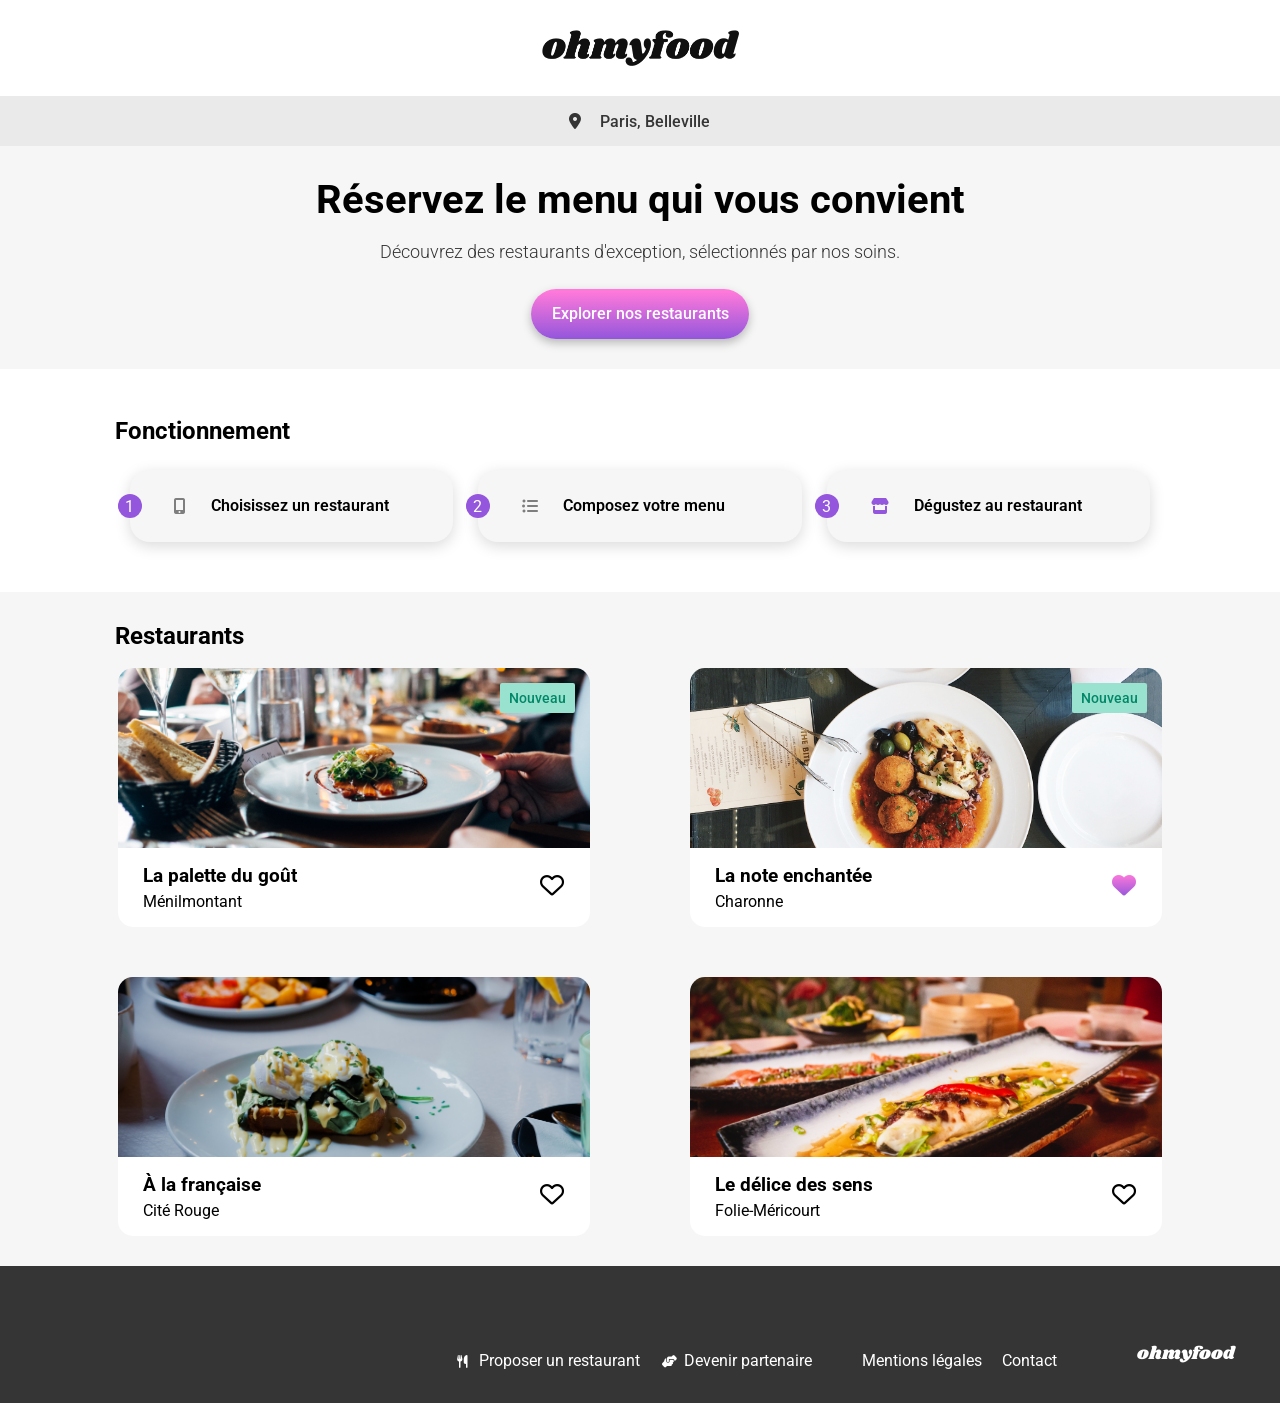
<file: index.html>
<!DOCTYPE html>
<html lang="fr">
<head>
   <meta charset="UTF-8">
   <meta name="viewport" content="width=device-width, initial-scale=1.0">
   <title>OhMyFood</title>
   <link rel="preconnect" href="https://fonts.googleapis.com">
   <link rel="preconnect" href="https://fonts.gstatic.com" crossorigin>
   <link href="https://fonts.googleapis.com/css2?family=Inter:ital,opsz,wght@0,14..32,100..900;1,14..32,100..900&family=Roboto:ital,wght@0,100..900;1,100..900&display=swap" rel="stylesheet">
   <link rel="stylesheet" href="https://cdnjs.cloudflare.com/ajax/libs/font-awesome/6.7.2/css/all.min.css" integrity="sha512-Evv84Mr4kqVGRNSgIGL/F/aIDqQb7xQ2vcrdIwxfjThSH8CSR7PBEakCr51Ck+w+/U6swU2Im1vVX0SVk9ABhg==" crossorigin="anonymous" referrerpolicy="no-referrer">
      <link rel="preconnect" href="https://fonts.googleapis.com">
   <link rel="preconnect" href="https://fonts.gstatic.com" crossorigin>
   <link href="https://fonts.googleapis.com/css2?family=Inter:ital,opsz,wght@0,14..32,100..900;1,14..32,100..900&family=Roboto:ital,wght@0,100..900;1,100..900&family=Shrikhand&display=swap" rel="stylesheet">
   <base href="https://karhn.github.io/P3/">
   <link rel="stylesheet" href="./assets/styles/pagedaccueil.min.css">
</head>

<body>
   <div class="loader-container">
      <div class="loader">
         <i class="fa-solid fa-mobile-screen-button"></i>
         <i class="fa-solid fa-list-ul icon"></i>
         <i class="fa-solid fa-store"></i>
      </div>
   </div>
   <div class="main-container">
      <header>
         <div class="header-nav">
            <div class="header-logo">
               <img src="./assets/images/logo/ohmyfood.png" alt="Logo de la marque OhMyFood" class="logo">
            </div>
            <div class="city-input">
               <label for="city"> <i class="fa-solid fa-location-dot map-pin"></i> </label> 
               <input type="text" name="city" id="city" placeholder="Paris, Belleville">
            </div>
         </div>
      </header>
      <main>
         <section class="exploration-restaurant">
            <div class="headline">
               <h1 class="headline-title"> Réservez le menu qui vous convient </h1>
               <p class="headline-text"> Découvrez des restaurants d'exception, sélectionnés par nos soins. </p>
               <a href="#restaurant" class="btn"> Explorer nos restaurants </a>
            </div>
         </section>

         <section class="section-fonctionnement">
            <div class="test-2">
            <h2 class="fonctionnement-title"> Fonctionnement </h2>
            <div class="fonctionnement">
               <div class="filtre-fonctionnement">
                  <div class="circle-fonctionnement">
                     <div class="number-fonctionnement">
                        <p> 1 </p>
                     </div>
                  </div>
                  <i class="fa-solid fa-mobile-screen-button icon"></i>
                  <div class="text-fonctionnement">
                     <p> Choisissez un restaurant </p>
                  </div>
               </div>
               <div class="filtre-fonctionnement">
                  <div class="circle-fonctionnement">
                     <div class="number-fonctionnement">
                        <p> 2 </p>
                     </div>
                  </div>
                  <i class="fa-solid fa-list-ul icon"></i>
                  <div class="text-fonctionnement">
                     <p> Composez votre menu </p>
                  </div>
               </div>
               <div class="filtre-fonctionnement">
                  <div class="circle-fonctionnement">
                     <div class="number-fonctionnement">
                        <p> 3 </p>
                     </div>
                  </div>
                  <i class="fa-solid fa-store icon-color"></i>
                  <div class="text-fonctionnement">
                     <p> Dégustez au restaurant </p>
                  </div>
               </div>
            </div>
            </div>
         </section>
         <section class="restaurants">
            <div class="test">
               <h2 class="restaurant-title" id="restaurant"> Restaurants </h2>
               <div class="restaurants-cards">

                  <article class="card">
                     <a href="restaurants/LaPaletteDuGout.html">
                        <div class="nouveau-badge">
                        <p> Nouveau </p>
                        </div>
                        <img src="./assets/images/restaurants/jay-wennington-N_Y88TWmGwA-unsplash.jpg" alt="Restaurant La Palette du goût">
                        <div class="card-footer">
                           <div class="card-text">
                              <h3 class="card-title"> La palette du goût </h3>
                              <p class="card-subtitle"> Ménilmontant </p>
                           </div>
                        </div>
                     </a>
                        <div class="card-saving">
                           <input type="checkbox" id="heart-saving-1" class="heart-checkbox">
                           <label for="heart-saving-1" class="heart-label">
                              <i class="fa-regular fa-heart empty-heart"></i>
                              <i class="fa-solid fa-heart full-heart"></i>
                           </label>
                        </div>
                  </article>

                  <article class="card">
                     <a href="restaurants/LaNoteEnchantee.html">
                        <div class="nouveau-badge">
                        <p> Nouveau </p>
                        </div>
                        <img src="./assets/images/restaurants/stil-u2Lp8tXIcjw-unsplash.jpg" alt="Restaurant La note enchantée">
                        <div class="card-footer">
                           <div class="card-text">
                              <h3 class="card-title"> La note enchantée </h3>
                              <p class="card-subtitle"> Charonne </p>
                           </div>
                        </div>
                     </a>
                        <div class="card-saving">
                           <input type="checkbox" id="heart-saving-2" class="heart-checkbox" checked>
                           <label for="heart-saving-2" class="heart-label">
                              <i class="fa-regular fa-heart empty-heart"></i>
                              <i class="fa-solid fa-heart full-heart"></i>
                           </label>
                        </div>
                  </article>

                  <article class="card">
                     <a href="restaurants/ALaFrançaise.html">
                        <img src="./assets/images/restaurants/toa-heftiba-DQKerTsQwi0-unsplash.jpg" alt="Restaurant À la française">
                        <div class="card-footer">
                           <div class="card-text">
                              <h3 class="card-title"> À la française </h3>
                              <p class="card-subtitle"> Cité Rouge </p>
                           </div>
                        </div>
                     </a>
                        <div class="card-saving">
                           <input type="checkbox" id="heart-saving-3" class="heart-checkbox">
                           <label for="heart-saving-3" class="heart-label">
                              <i class="fa-regular fa-heart empty-heart"></i>
                              <i class="fa-solid fa-heart full-heart"></i>
                           </label>
                        </div>
                  </article>

                  <article class="card">
                     <a href="restaurants/LeDeliceDesSens.html">
                        <img src="./assets/images/restaurants/louis-hansel-shotsoflouis-qNBGVyOCY8Q-unsplash.jpg" alt="Restaurant Le délice des sens">
                        <div class="card-footer">
                           <div class="card-text">
                              <h3 class="card-title"> Le délice des sens </h3>
                              <p class="card-subtitle"> Folie-Méricourt</p>
                           </div>
                        </div>
                     </a>
                        <div class="card-saving">
                           <input type="checkbox" id="heart-saving-4" class="heart-checkbox">
                           <label for="heart-saving-4" class="heart-label">
                              <i class="fa-regular fa-heart empty-heart"></i>
                              <i class="fa-solid fa-heart full-heart"></i>
                           </label>
                        </div>
                  </article>
                  
               </div>
            </div>
         </section>
      </main>
      <footer class="footer">
         <div class="footer-container">
            <h3 class="footer-title">ohmyfood</h3>
            <div class="footer-links">
               <ul class="footer-groupe">
                  <li> <i class="fa-solid fa-utensils icon-footer"></i> Proposer un restaurant </li>
                  <li> <i class="fa-solid fa-handshake-angle icon-footer"></i> Devenir partenaire </li>
                  <li class="footer-mention"> Mentions légales </li>
                  <li> <a href="mailto:ohmyfood@goodfood.fr"> Contact </a> </li> 
               </ul>
            </div>
         </div>
      </footer>
   </div>
</body>

</html>
</file>
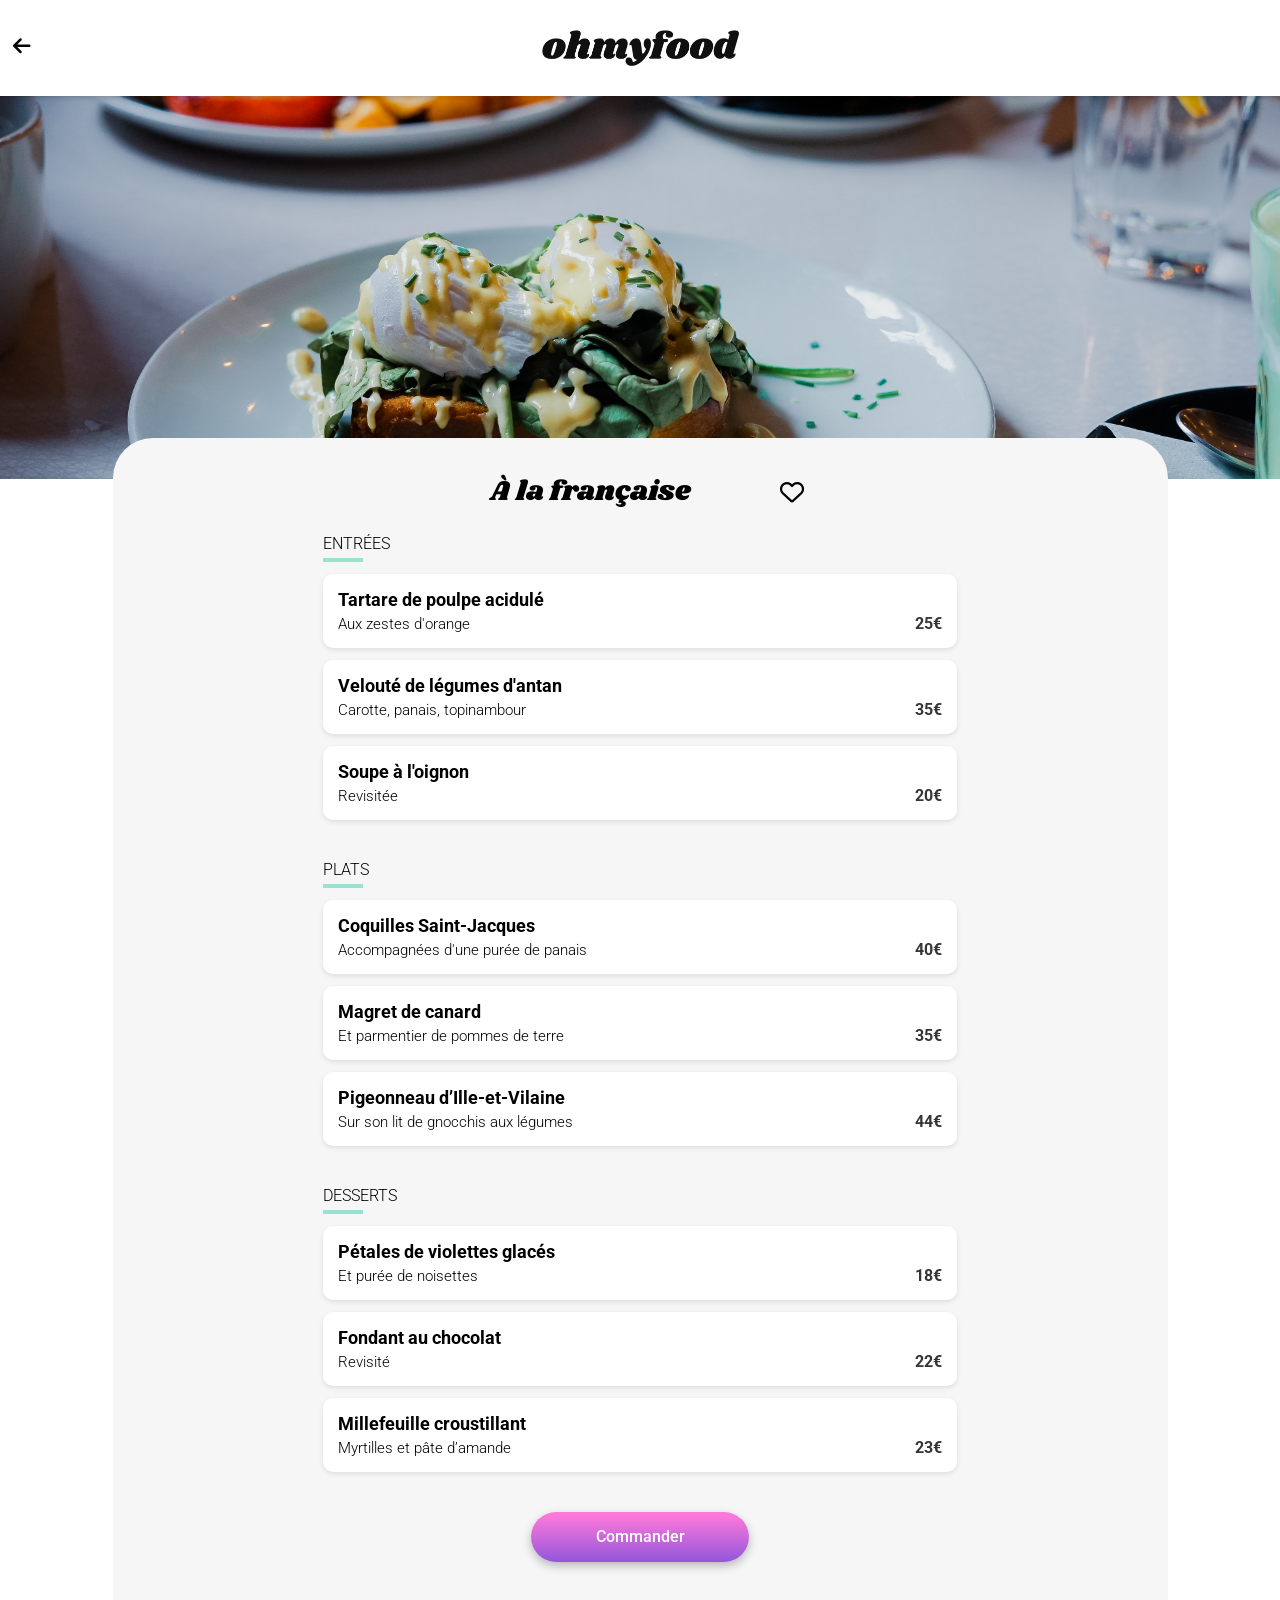
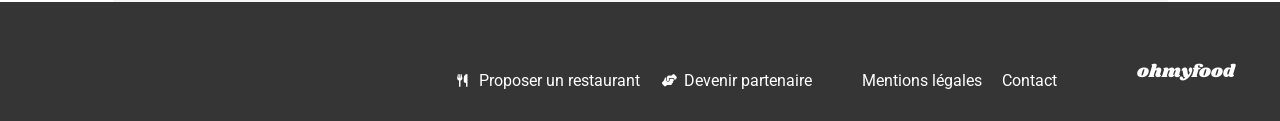
<file: restaurants/ALaFrançaise.html>
<!DOCTYPE html>
<html lang="fr">
<head>
   <meta charset="UTF-8">
   <meta name="viewport" content="width=device-width, initial-scale=1.0">
   <title>OhMyFood - À la française</title>
   <link rel="preconnect" href="https://fonts.googleapis.com">
   <link rel="preconnect" href="https://fonts.gstatic.com" crossorigin>
   <link href="https://fonts.googleapis.com/css2?family=Inter:ital,opsz,wght@0,14..32,100..900;1,14..32,100..900&family=Roboto:ital,wght@0,100..900;1,100..900&display=swap" rel="stylesheet">
   <link rel="stylesheet" href="https://cdnjs.cloudflare.com/ajax/libs/font-awesome/6.7.2/css/all.min.css" integrity="sha512-Evv84Mr4kqVGRNSgIGL/F/aIDqQb7xQ2vcrdIwxfjThSH8CSR7PBEakCr51Ck+w+/U6swU2Im1vVX0SVk9ABhg==" crossorigin="anonymous" referrerpolicy="no-referrer">
      <link rel="preconnect" href="https://fonts.googleapis.com">
   <link rel="preconnect" href="https://fonts.gstatic.com" crossorigin>
   <link href="https://fonts.googleapis.com/css2?family=Inter:ital,opsz,wght@0,14..32,100..900;1,14..32,100..900&family=Roboto:ital,wght@0,100..900;1,100..900&family=Shrikhand&display=swap" rel="stylesheet">
   <link rel="stylesheet"  href="https://karhn.github.io/P3/assets/styles/restaurants.min.css">
</head>

<body>
    <div class="main-container">
        <header>
           <div class="header-nav">
               <a href="https://karhn.github.io/P3/index.html" class="back-button">
                  <i class="fa-solid fa-arrow-left"></i>
               </a>
               <div class="header-logo-restaurants-page">
                 <img src="https://karhn.github.io/P3/assets/images/logo/ohmyfood.png" alt="Logo de la marque OhMyFood" class="logo">
               </div>
           </div>
        </header>
        <main>
            <div class="hero-image">
               <img src="https://karhn.github.io/P3/assets/images/restaurants/toa-heftiba-DQKerTsQwi0-unsplash.jpg" alt="Restaurant À la française" class="logo-restaurant">
            </div>
         
         <section class="menu-container">
            <header class="menu-header">
               <h1 class="title-menu"> À la française </h1> 
               <div class="card-saving">
                  <input type="checkbox" id="heart-saving" class="heart-checkbox">
                  <label for="heart-saving" class="heart-label">
                     <i class="fa-regular fa-heart empty-heart"></i>
                     <i class="fa-solid fa-heart full-heart"></i>
                  </label>
               </div>
            </header>
            
            <section class="section-menu">

               <h2 class="section-menu-title"> ENTRÉES </h2>
               <hr>
   
               <article class="menu-item">
                  <input type="checkbox" class="toggle">
                  <div class="menu-content">
                     <div class="menu-text">
                        <h3> Tartare de poulpe acidulé </h3>
                        <p> Aux zestes d'orange </p>
                     </div>
                     <div class="menu-price"> 25€ </div>
                  </div>
                  <div class="check-container">
                     <i class="fa-solid fa-circle-check icon-check"></i>
                  </div>
               </article>

               <article class="menu-item">
                  <input type="checkbox" class="toggle">
                  <div class="menu-content">
                     <div class="menu-text">
                        <h3> Velouté de légumes d'antan </h3>
                        <p> Carotte, panais, topinambour </p>
                     </div>
                     <div class="menu-price"> 35€ </div>
                  </div>
                  <div class="check-container">
                     <i class="fa-solid fa-circle-check icon-check"></i>
                  </div>
               </article>

               <article class="menu-item">
                  <input type="checkbox" class="toggle">
                  <div class="menu-content">
                     <div class="menu-text">
                        <h3> Soupe à l'oignon </h3>
                        <p> Revisitée </p>
                     </div>
                     <div class="menu-price"> 20€ </div>
                  </div>
                  <div class="check-container">
                     <i class="fa-solid fa-circle-check icon-check"></i>
                  </div>
               </article>

            </section>

            <section class="section-menu">

               <h2 class="section-menu-title"> PLATS </h2>
               <hr>

               <article class="menu-item">
                  <input type="checkbox" class="toggle">
                  <div class="menu-content">
                     <div class="menu-text">
                        <h3> Coquilles Saint-Jacques </h3>
                        <p> Accompagnées d'une purée de panais </p>
                     </div>
                     <div class="menu-price"> 40€ </div>
                  </div>
                  <div class="check-container">
                     <i class="fa-solid fa-circle-check icon-check"></i>
                  </div>
               </article>

               <article class="menu-item">
                  <input type="checkbox" class="toggle">
                  <div class="menu-content">
                     <div class="menu-text">
                        <h3> Magret de canard </h3>
                        <p> Et parmentier de pommes de terre </p>
                     </div>
                     <div class="menu-price"> 35€ </div>
                  </div>
                  <div class="check-container">
                     <i class="fa-solid fa-circle-check icon-check"></i>
                  </div>
               </article>

               <article class="menu-item">
                  <input type="checkbox" class="toggle">
                  <div class="menu-content">
                     <div class="menu-text">
                        <h3> Pigeonneau d’Ille-et-Vilaine </h3>
                        <p> Sur son lit de gnocchis aux légumes </p>
                     </div>
                     <div class="menu-price"> 44€ </div>
                  </div>
                  <div class="check-container">
                     <i class="fa-solid fa-circle-check icon-check"></i>
                  </div>
               </article>

            </section>

            <section class="section-menu">

               <h2 class="section-menu-title"> DESSERTS </h2>
               <hr>

               <article class="menu-item">
                  <input type="checkbox" class="toggle">
                  <div class="menu-content">
                     <div class="menu-text">
                        <h3> Pétales de violettes glacés </h3>
                        <p> Et purée de noisettes </p>
                     </div>
                     <div class="menu-price"> 18€ </div>
                  </div>
                  <div class="check-container">
                     <i class="fa-solid fa-circle-check icon-check"></i>
                  </div>
               </article>

               <article class="menu-item">
                  <input type="checkbox" class="toggle">
                  <div class="menu-content">
                     <div class="menu-text">
                        <h3> Fondant au chocolat </h3>
                        <p> Revisité </p>
                     </div>
                     <div class="menu-price"> 22€ </div>
                  </div>
                  <div class="check-container">
                     <i class="fa-solid fa-circle-check icon-check"></i>
                  </div>
               </article>

               <article class="menu-item">
                  <input type="checkbox" class="toggle">
                  <div class="menu-content">
                     <div class="menu-text">
                        <h3> Millefeuille croustillant </h3>
                        <p> Myrtilles et pâte d’amande </p>
                     </div>
                     <div class="menu-price"> 23€ </div>
                  </div>
                  <div class="check-container">
                     <i class="fa-solid fa-circle-check icon-check"></i>
                  </div>
               </article>

            </section>

            <div class="btn-container">
               <button class="btn"> Commander </button>
            </div>

         </section>

         </main>
         <footer class="footer">
         <div class="footer-container">
            <h3 class="footer-title">ohmyfood</h3>
            <div class="footer-links">
               <ul class="footer-groupe">
                  <li> <i class="fa-solid fa-utensils icon-footer"></i> Proposer un restaurant </li>
                  <li> <i class="fa-solid fa-handshake-angle icon-footer"></i> Devenir partenaire </li>
                  <li class="footer-mention"> Mentions légales </li>
                  <li> <a href="mailto:ohmyfood@goodfood.fr"> Contact </a> </li> 
               </ul>
            </div>
         </div>
      </footer>
    </div>
</body>
</file>
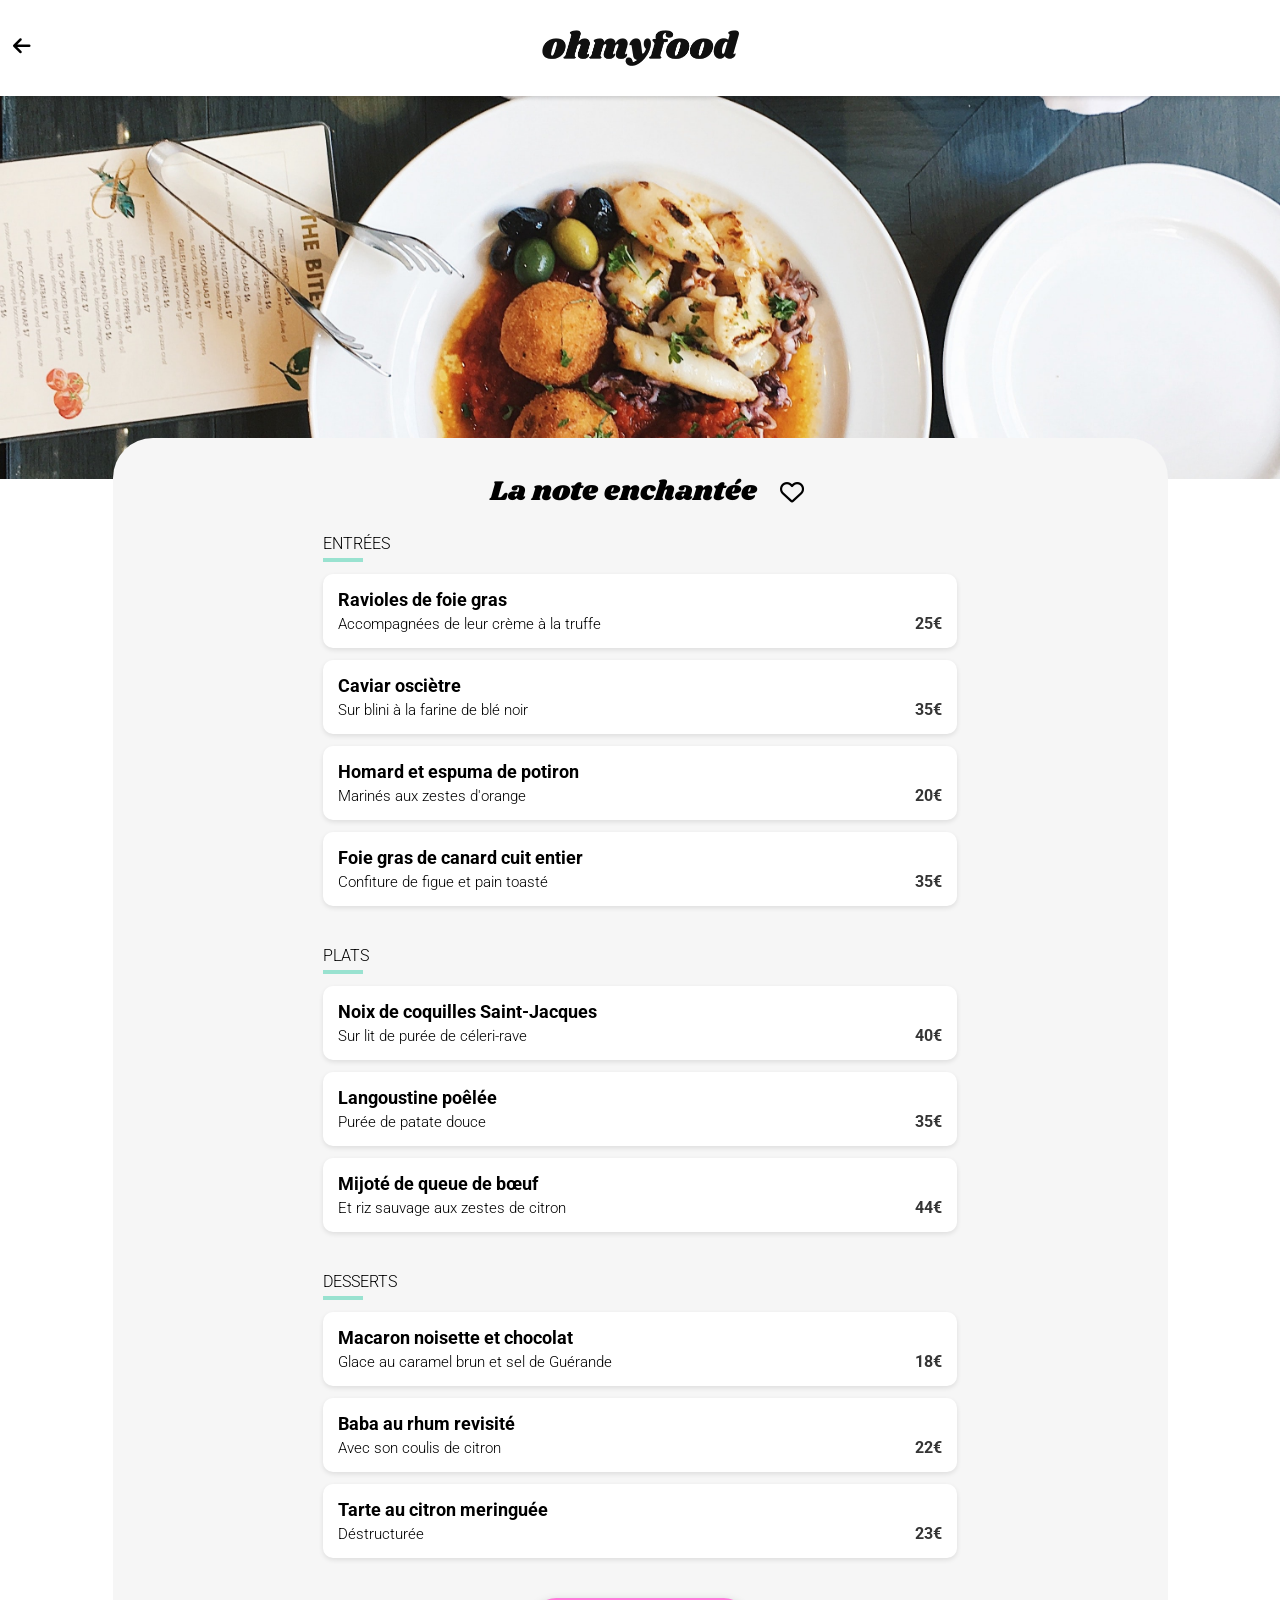
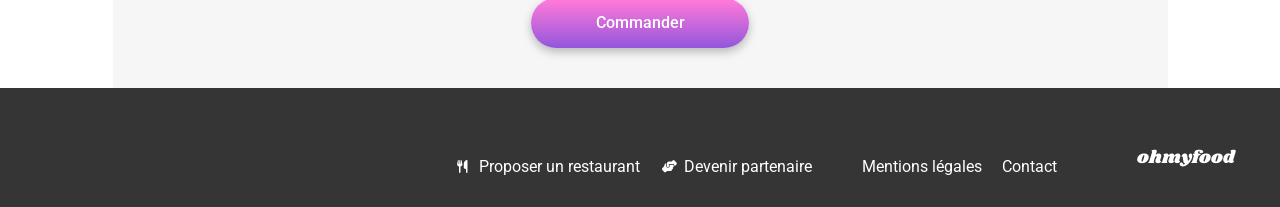
<file: restaurants/LaNoteEnchantee.html>
<!DOCTYPE html>
<html lang="fr">
<head>
   <meta charset="UTF-8">
   <meta name="viewport" content="width=device-width, initial-scale=1.0">
   <title>OhMyFood - La note enchantée</title>
   <link rel="preconnect" href="https://fonts.googleapis.com">
   <link rel="preconnect" href="https://fonts.gstatic.com" crossorigin>
   <link href="https://fonts.googleapis.com/css2?family=Inter:ital,opsz,wght@0,14..32,100..900;1,14..32,100..900&family=Roboto:ital,wght@0,100..900;1,100..900&display=swap" rel="stylesheet">
   <link rel="stylesheet" href="https://cdnjs.cloudflare.com/ajax/libs/font-awesome/6.7.2/css/all.min.css" integrity="sha512-Evv84Mr4kqVGRNSgIGL/F/aIDqQb7xQ2vcrdIwxfjThSH8CSR7PBEakCr51Ck+w+/U6swU2Im1vVX0SVk9ABhg==" crossorigin="anonymous" referrerpolicy="no-referrer">
      <link rel="preconnect" href="https://fonts.googleapis.com">
   <link rel="preconnect" href="https://fonts.gstatic.com" crossorigin>
   <link href="https://fonts.googleapis.com/css2?family=Inter:ital,opsz,wght@0,14..32,100..900;1,14..32,100..900&family=Roboto:ital,wght@0,100..900;1,100..900&family=Shrikhand&display=swap" rel="stylesheet">
   <link rel="stylesheet"  href="https://karhn.github.io/P3/assets/styles/restaurants.min.css">
</head>

<body>
    <div class="main-container">
        <header>
           <div class="header-nav">
               <a href="https://karhn.github.io/P3/index.html" class="back-button">
                  <i class="fa-solid fa-arrow-left"></i>
               </a>
               <div class="header-logo-restaurants-page">
                 <img src="https://karhn.github.io/P3/assets/images/logo/ohmyfood.png" alt="Logo de la marque OhMyFood" class="logo">
               </div>
           </div>
        </header>
        <main>
            <div class="hero-image">
               <img src="https://karhn.github.io/P3/assets/images/restaurants/stil-u2Lp8tXIcjw-unsplash.jpg" alt="Restaurant La note enchantée" class="logo-restaurant">
            </div>
         
         <section class="menu-container">
            <header class="menu-header">
               <h1 class="title-menu"> La note enchantée</h1> 
               <div class="card-saving">
                  <input type="checkbox" id="heart-saving" class="heart-checkbox">
                  <label for="heart-saving" class="heart-label">
                     <i class="fa-regular fa-heart empty-heart"></i>
                     <i class="fa-solid fa-heart full-heart"></i>
                  </label>
               </div>
            </header>
            
            <section class="section-menu">

               <h2 class="section-menu-title"> ENTRÉES </h2>
               <hr>
   
               <article class="menu-item">
                  <input type="checkbox" class="toggle">
                  <div class="menu-content">
                     <div class="menu-text">
                        <h3> Ravioles de foie gras  </h3>
                        <p> Accompagnées de leur crème à la truffe </p>
                     </div>
                     <div class="menu-price"> 25€ </div>
                  </div>
                  <div class="check-container">
                     <i class="fa-solid fa-circle-check icon-check"></i>
                  </div>
               </article>

               <article class="menu-item">
                  <input type="checkbox" class="toggle">
                  <div class="menu-content">
                     <div class="menu-text">
                        <h3> Caviar osciètre </h3>
                        <p> Sur blini à la farine de blé noir </p>
                     </div>
                     <div class="menu-price"> 35€ </div>
                  </div>
                  <div class="check-container">
                     <i class="fa-solid fa-circle-check icon-check"></i>
                  </div>
               </article>

               <article class="menu-item">
                  <input type="checkbox" class="toggle">
                  <div class="menu-content">
                     <div class="menu-text">
                        <h3> Homard et espuma de potiron </h3>
                        <p> Marinés aux zestes d'orange </p>
                     </div>
                     <div class="menu-price"> 20€ </div>
                  </div>
                  <div class="check-container">
                     <i class="fa-solid fa-circle-check icon-check"></i>
                  </div>
               </article>

               <article class="menu-item">
                <input type="checkbox" class="toggle">
                <div class="menu-content">
                   <div class="menu-text">
                      <h3> Foie gras de canard cuit entier </h3>
                      <p> Confiture de figue et pain toasté </p>
                   </div>
                   <div class="menu-price"> 35€ </div>
                </div>
                <div class="check-container">
                   <i class="fa-solid fa-circle-check icon-check"></i>
                </div>
             </article>

            </section>

            <section class="section-menu">

               <h2 class="section-menu-title"> PLATS </h2>
               <hr>

               <article class="menu-item">
                  <input type="checkbox" class="toggle">
                  <div class="menu-content">
                     <div class="menu-text">
                        <h3> Noix de coquilles Saint-Jacques </h3>
                        <p> Sur lit de purée de céleri-rave </p>
                     </div>
                     <div class="menu-price"> 40€ </div>
                  </div>
                  <div class="check-container">
                     <i class="fa-solid fa-circle-check icon-check"></i>
                  </div>
               </article>

               <article class="menu-item">
                  <input type="checkbox" class="toggle">
                  <div class="menu-content">
                     <div class="menu-text">
                        <h3> Langoustine poêlée </h3>
                        <p> Purée de patate douce </p>
                     </div>
                     <div class="menu-price"> 35€ </div>
                  </div>
                  <div class="check-container">
                     <i class="fa-solid fa-circle-check icon-check"></i>
                  </div>
               </article>

               <article class="menu-item">
                  <input type="checkbox" class="toggle">
                  <div class="menu-content">
                     <div class="menu-text">
                        <h3> Mijoté de queue de bœuf </h3>
                        <p> Et riz sauvage aux zestes de citron </p>
                     </div>
                     <div class="menu-price"> 44€ </div>
                  </div>
                  <div class="check-container">
                     <i class="fa-solid fa-circle-check icon-check"></i>
                  </div>
               </article>

            </section>

            <section class="section-menu">

               <h2 class="section-menu-title"> DESSERTS </h2>
               <hr>

               <article class="menu-item">
                  <input type="checkbox" class="toggle">
                  <div class="menu-content">
                     <div class="menu-text">
                        <h3> Macaron noisette et chocolat </h3>
                        <p> Glace au caramel brun et sel de Guérande </p>
                     </div>
                     <div class="menu-price"> 18€ </div>
                  </div>
                  <div class="check-container">
                     <i class="fa-solid fa-circle-check icon-check"></i>
                  </div>
               </article>

               <article class="menu-item">
                  <input type="checkbox" class="toggle">
                  <div class="menu-content">
                     <div class="menu-text">
                        <h3> Baba au rhum revisité </h3>
                        <p> Avec son coulis de citron </p>
                     </div>
                     <div class="menu-price"> 22€ </div>
                  </div>
                  <div class="check-container">
                     <i class="fa-solid fa-circle-check icon-check"></i>
                  </div>
               </article>

               <article class="menu-item">
                  <input type="checkbox" class="toggle">
                  <div class="menu-content">
                     <div class="menu-text">
                        <h3> Tarte au citron meringuée </h3>
                        <p> Déstructurée </p>
                     </div>
                     <div class="menu-price"> 23€ </div>
                  </div>
                  <div class="check-container">
                     <i class="fa-solid fa-circle-check icon-check"></i>
                  </div>
               </article>

            </section>

            <div class="btn-container">
               <button class="btn"> Commander </button>
            </div>

         </section>

         </main>
         <footer class="footer">
         <div class="footer-container">
            <h3 class="footer-title">ohmyfood</h3>
            <div class="footer-links">
               <ul class="footer-groupe">
                  <li> <i class="fa-solid fa-utensils icon-footer"></i> Proposer un restaurant </li>
                  <li> <i class="fa-solid fa-handshake-angle icon-footer"></i> Devenir partenaire </li>
                  <li class="footer-mention"> Mentions légales </li>
                  <li> <a href="mailto:ohmyfood@goodfood.fr"> Contact </a> </li> 
               </ul>
            </div>
         </div>
      </footer>
    </div>
</body>
</file>
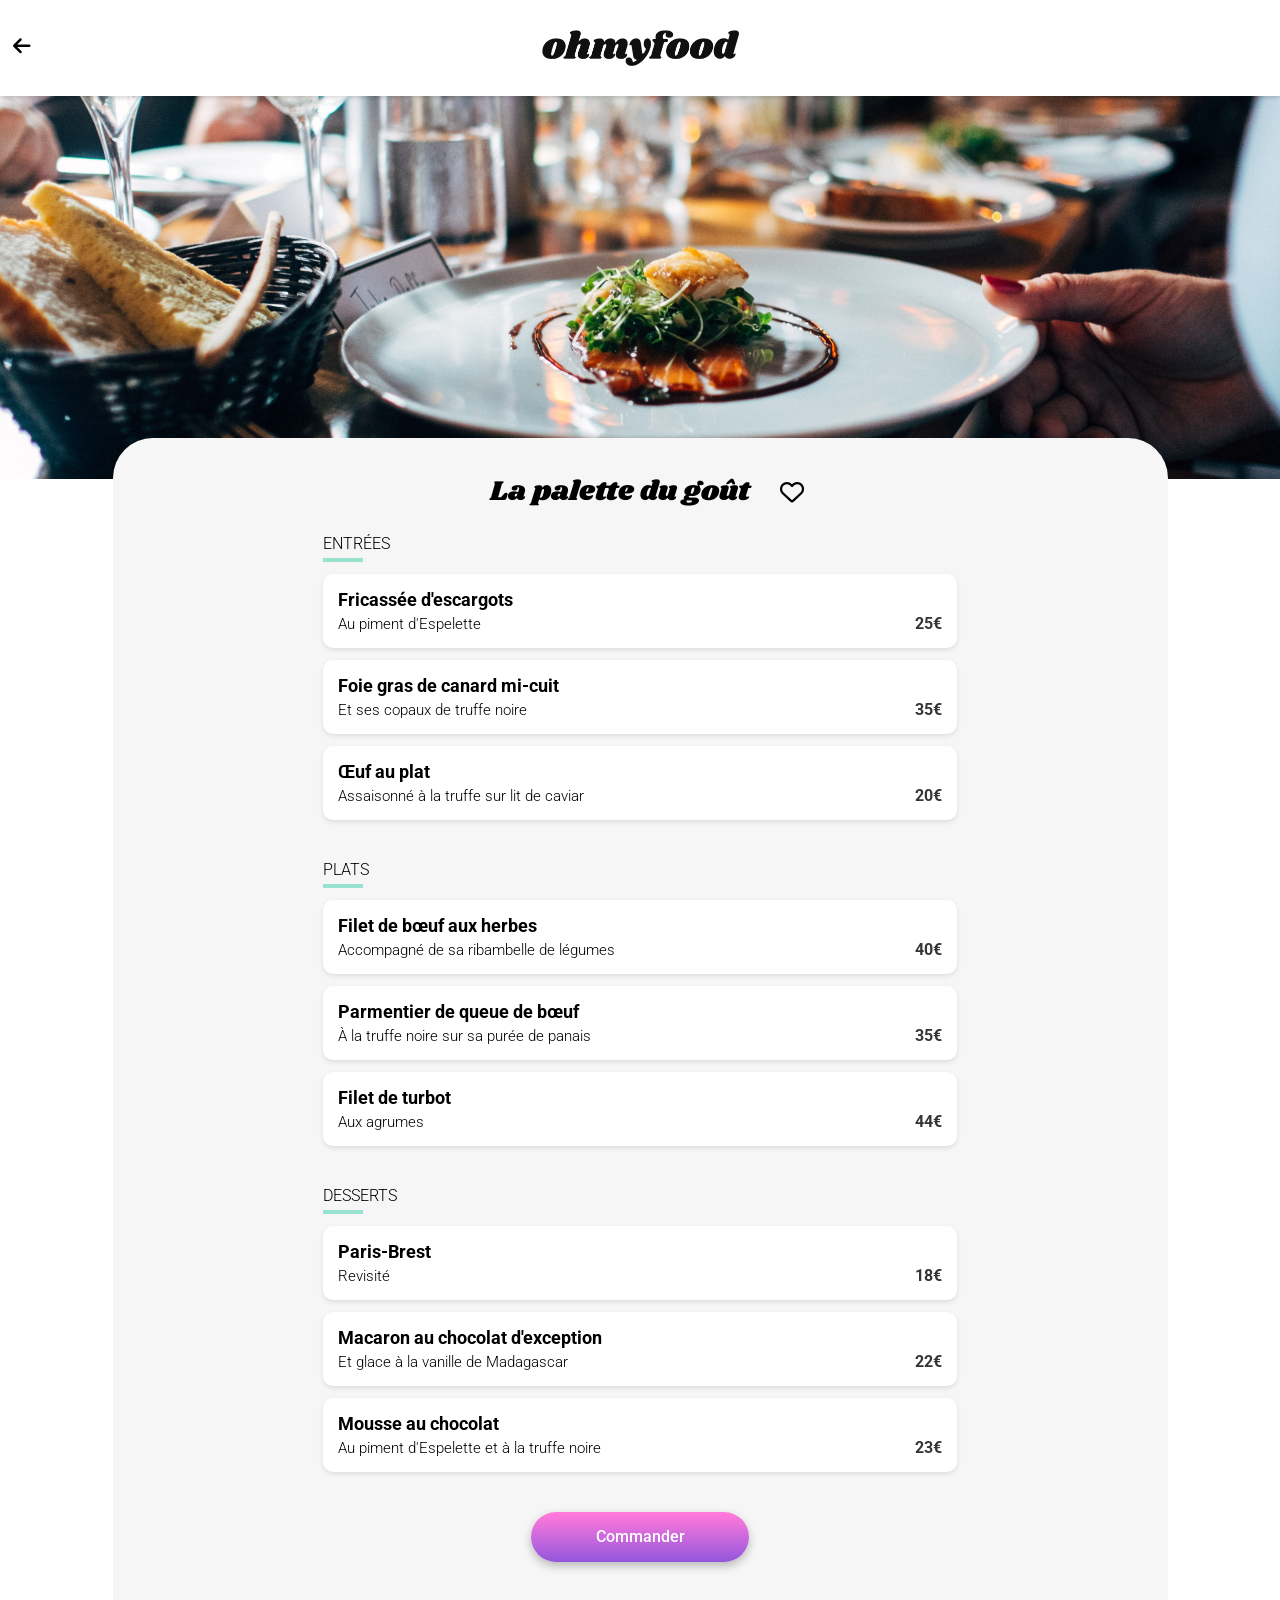
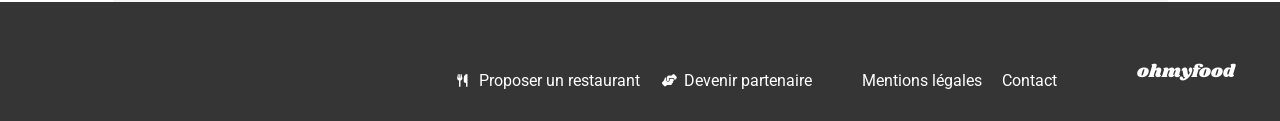
<file: restaurants/LaPaletteDuGout.html>
<!DOCTYPE html>
<html lang="fr">
<head>
   <meta charset="UTF-8">
   <meta name="viewport" content="width=device-width, initial-scale=1.0">
   <title>OhMyFood - La palette du goût</title>
   <link rel="preconnect" href="https://fonts.googleapis.com">
   <link rel="preconnect" href="https://fonts.gstatic.com" crossorigin>
   <link href="https://fonts.googleapis.com/css2?family=Inter:ital,opsz,wght@0,14..32,100..900;1,14..32,100..900&family=Roboto:ital,wght@0,100..900;1,100..900&display=swap" rel="stylesheet">
   <link rel="stylesheet" href="https://cdnjs.cloudflare.com/ajax/libs/font-awesome/6.7.2/css/all.min.css" integrity="sha512-Evv84Mr4kqVGRNSgIGL/F/aIDqQb7xQ2vcrdIwxfjThSH8CSR7PBEakCr51Ck+w+/U6swU2Im1vVX0SVk9ABhg==" crossorigin="anonymous" referrerpolicy="no-referrer">
      <link rel="preconnect" href="https://fonts.googleapis.com">
   <link rel="preconnect" href="https://fonts.gstatic.com" crossorigin>
   <link href="https://fonts.googleapis.com/css2?family=Inter:ital,opsz,wght@0,14..32,100..900;1,14..32,100..900&family=Roboto:ital,wght@0,100..900;1,100..900&family=Shrikhand&display=swap" rel="stylesheet">
   <link rel="stylesheet"  href="https://karhn.github.io/P3/assets/styles/restaurants.min.css">
</head>

<body>
    <div class="main-container">
        <header>
           <div class="header-nav">
               <a href="https://karhn.github.io/P3/index.html" class="back-button">
                  <i class="fa-solid fa-arrow-left"></i>
               </a>
               <div class="header-logo-restaurants-page">
                 <img src="https://karhn.github.io/P3/assets/images/logo/ohmyfood.png" alt="Logo de la marque OhMyFood" class="logo">
               </div>
           </div>
        </header>
        <main>
            <div class="hero-image">
               <img src="https://karhn.github.io/P3/assets/images/restaurants/jay-wennington-N_Y88TWmGwA-unsplash.jpg" alt="Restaurant La palette du goût" class="logo-restaurant">
            </div>
         
         <section class="menu-container">
            <header class="menu-header">
               <h1 class="title-menu"> La palette du goût </h1> 
               <div class="card-saving">
                  <input type="checkbox" id="heart-saving" class="heart-checkbox">
                  <label for="heart-saving" class="heart-label">
                     <i class="fa-regular fa-heart empty-heart"></i>
                     <i class="fa-solid fa-heart full-heart"></i>
                  </label>
               </div>
            </header>
            
            <section class="section-menu">

               <h2 class="section-menu-title"> ENTRÉES </h2>
               <hr>
   
               <article class="menu-item">
                  <input type="checkbox" class="toggle">
                  <div class="menu-content">
                     <div class="menu-text">
                        <h3> Fricassée d'escargots </h3>
                        <p> Au piment d'Espelette </p>
                     </div>
                     <div class="menu-price"> 25€ </div>
                  </div>
                  <div class="check-container">
                     <i class="fa-solid fa-circle-check icon-check"></i>
                  </div>
               </article>

               <article class="menu-item">
                  <input type="checkbox" class="toggle">
                  <div class="menu-content">
                     <div class="menu-text">
                        <h3> Foie gras de canard mi-cuit </h3>
                        <p> Et ses copaux de truffe noire </p>
                     </div>
                     <div class="menu-price"> 35€ </div>
                  </div>
                  <div class="check-container">
                     <i class="fa-solid fa-circle-check icon-check"></i>
                  </div>
               </article>

               <article class="menu-item">
                  <input type="checkbox" class="toggle">
                  <div class="menu-content">
                     <div class="menu-text">
                        <h3> Œuf au plat </h3>
                        <p> Assaisonné à la truffe sur lit de caviar </p>
                     </div>
                     <div class="menu-price"> 20€ </div>
                  </div>
                  <div class="check-container">
                     <i class="fa-solid fa-circle-check icon-check"></i>
                  </div>
               </article>

            </section>

            <section class="section-menu">

               <h2 class="section-menu-title"> PLATS </h2>
               <hr>

               <article class="menu-item">
                  <input type="checkbox" class="toggle">
                  <div class="menu-content">
                     <div class="menu-text">
                        <h3> Filet de bœuf aux herbes </h3>
                        <p> Accompagné de sa ribambelle de légumes </p>
                     </div>
                     <div class="menu-price"> 40€ </div>
                  </div>
                  <div class="check-container">
                     <i class="fa-solid fa-circle-check icon-check"></i>
                  </div>
               </article>

               <article class="menu-item">
                  <input type="checkbox" class="toggle">
                  <div class="menu-content">
                     <div class="menu-text">
                        <h3> Parmentier de queue de bœuf </h3>
                        <p> À la truffe noire sur sa purée de panais </p>
                     </div>
                     <div class="menu-price"> 35€ </div>
                  </div>
                  <div class="check-container">
                     <i class="fa-solid fa-circle-check icon-check"></i>
                  </div>
               </article>

               <article class="menu-item">
                  <input type="checkbox" class="toggle">
                  <div class="menu-content">
                     <div class="menu-text">
                        <h3> Filet de turbot </h3>
                        <p> Aux agrumes </p>
                     </div>
                     <div class="menu-price"> 44€ </div>
                  </div>
                  <div class="check-container">
                     <i class="fa-solid fa-circle-check icon-check"></i>
                  </div>
               </article>

            </section>

            <section class="section-menu">

               <h2 class="section-menu-title"> DESSERTS </h2>
               <hr>

               <article class="menu-item">
                  <input type="checkbox" class="toggle">
                  <div class="menu-content">
                     <div class="menu-text">
                        <h3> Paris-Brest </h3>
                        <p> Revisité </p>
                     </div>
                     <div class="menu-price"> 18€ </div>
                  </div>
                  <div class="check-container">
                     <i class="fa-solid fa-circle-check icon-check"></i>
                  </div>
               </article>

               <article class="menu-item">
                  <input type="checkbox" class="toggle">
                  <div class="menu-content">
                     <div class="menu-text">
                        <h3> Macaron au chocolat d'exception </h3>
                        <p> Et glace à la vanille de Madagascar </p>
                     </div>
                     <div class="menu-price"> 22€ </div>
                  </div>
                  <div class="check-container">
                     <i class="fa-solid fa-circle-check icon-check"></i>
                  </div>
               </article>

               <article class="menu-item">
                  <input type="checkbox" class="toggle">
                  <div class="menu-content">
                     <div class="menu-text">
                        <h3> Mousse au chocolat </h3>
                        <p> Au piment d'Espelette et à la truffe noire </p>
                     </div>
                     <div class="menu-price"> 23€ </div>
                  </div>
                  <div class="check-container">
                     <i class="fa-solid fa-circle-check icon-check"></i>
                  </div>
               </article>

            </section>

            <div class="btn-container">
               <button class="btn"> Commander </button>
            </div>

         </section>

         </main>
         <footer class="footer">
         <div class="footer-container">
            <h3 class="footer-title">ohmyfood</h3>
            <div class="footer-links">
               <ul class="footer-groupe">
                  <li> <i class="fa-solid fa-utensils icon-footer"></i> Proposer un restaurant </li>
                  <li> <i class="fa-solid fa-handshake-angle icon-footer"></i> Devenir partenaire </li>
                  <li class="footer-mention"> Mentions légales </li>
                  <li> <a href="mailto:ohmyfood@goodfood.fr"> Contact </a> </li> 
               </ul>
            </div>
         </div>
      </footer>
    </div>
</body>
</file>
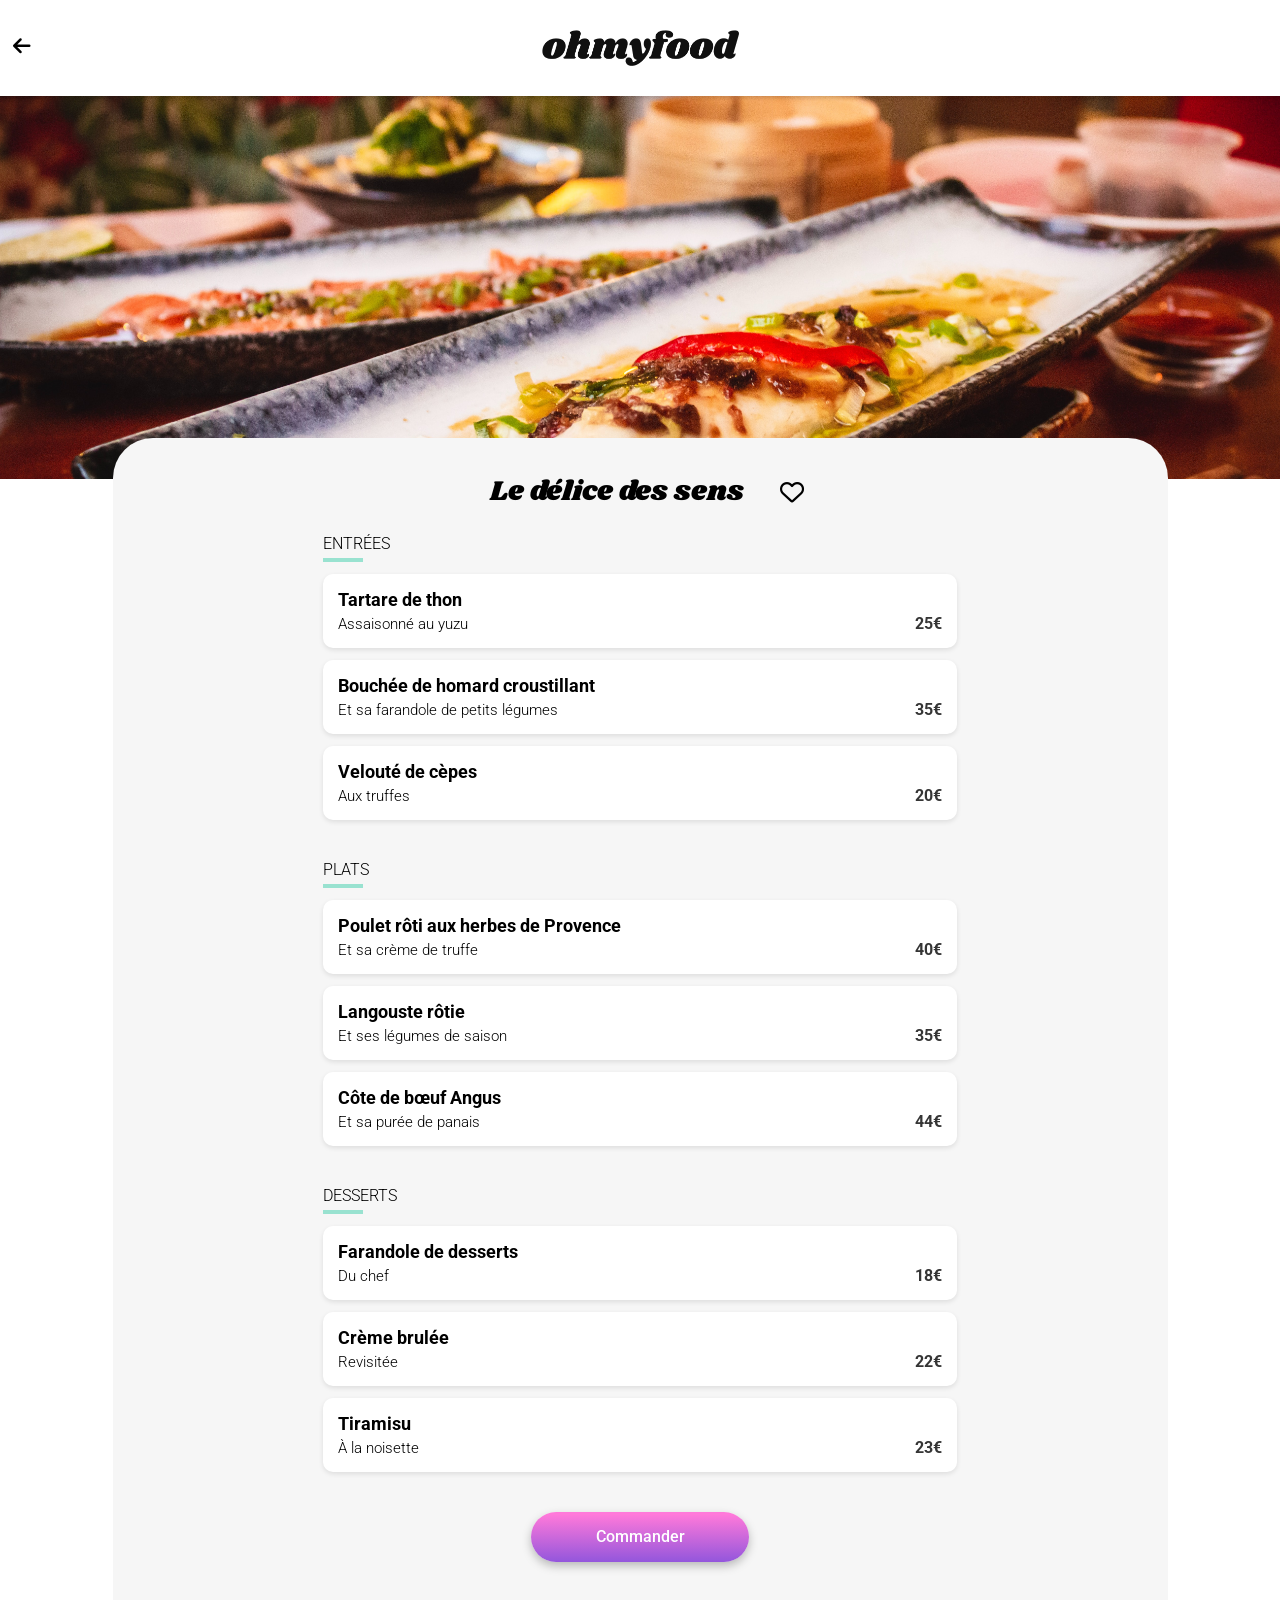
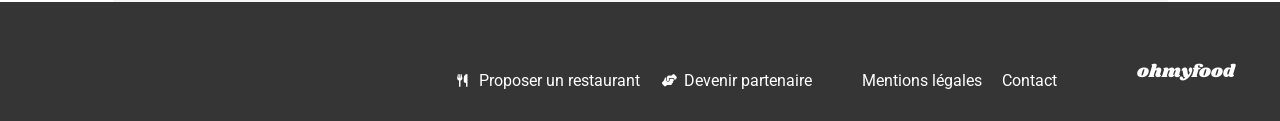
<file: restaurants/LeDeliceDesSens.html>
<!DOCTYPE html>
<html lang="fr">
<head>
   <meta charset="UTF-8">
   <meta name="viewport" content="width=device-width, initial-scale=1.0">
   <title>OhMyFood - Le délice des sens</title>
   <link rel="preconnect" href="https://fonts.googleapis.com">
   <link rel="preconnect" href="https://fonts.gstatic.com" crossorigin>
   <link href="https://fonts.googleapis.com/css2?family=Inter:ital,opsz,wght@0,14..32,100..900;1,14..32,100..900&family=Roboto:ital,wght@0,100..900;1,100..900&display=swap" rel="stylesheet">
   <link rel="stylesheet" href="https://cdnjs.cloudflare.com/ajax/libs/font-awesome/6.7.2/css/all.min.css" integrity="sha512-Evv84Mr4kqVGRNSgIGL/F/aIDqQb7xQ2vcrdIwxfjThSH8CSR7PBEakCr51Ck+w+/U6swU2Im1vVX0SVk9ABhg==" crossorigin="anonymous" referrerpolicy="no-referrer">
      <link rel="preconnect" href="https://fonts.googleapis.com">
   <link rel="preconnect" href="https://fonts.gstatic.com" crossorigin>
   <link href="https://fonts.googleapis.com/css2?family=Inter:ital,opsz,wght@0,14..32,100..900;1,14..32,100..900&family=Roboto:ital,wght@0,100..900;1,100..900&family=Shrikhand&display=swap" rel="stylesheet">
   <link rel="stylesheet"  href="https://karhn.github.io/P3/assets/styles/restaurants.min.css">
</head>

<body>
    <div class="main-container">
        <header>
           <div class="header-nav">
               <a href="https://karhn.github.io/P3/index.html" class="back-button">
                  <i class="fa-solid fa-arrow-left"></i>
               </a>
               <div class="header-logo-restaurants-page">
                 <img src="https://karhn.github.io/P3/assets/images/logo/ohmyfood.png" alt="Logo de la marque OhMyFood" class="logo">
               </div>
           </div>
        </header>
        <main>
            <div class="hero-image">
               <img src="https://karhn.github.io/P3/assets/images/restaurants/louis-hansel-shotsoflouis-qNBGVyOCY8Q-unsplash.jpg" alt="Restaurant Le délice des sens" class="logo-restaurant">
            </div>
         
         <section class="menu-container">
            <header class="menu-header">
               <h1 class="title-menu"> Le délice des sens </h1> 
               <div class="card-saving">
                  <input type="checkbox" id="heart-saving" class="heart-checkbox">
                  <label for="heart-saving" class="heart-label">
                     <i class="fa-regular fa-heart empty-heart"></i>
                     <i class="fa-solid fa-heart full-heart"></i>
                  </label>
               </div>
            </header>
            
            <section class="section-menu">

               <h2 class="section-menu-title"> ENTRÉES </h2>
               <hr>
   
               <article class="menu-item">
                  <input type="checkbox" class="toggle">
                  <div class="menu-content">
                     <div class="menu-text">
                        <h3> Tartare de thon </h3>
                        <p> Assaisonné au yuzu </p>
                     </div>
                     <div class="menu-price"> 25€ </div>
                  </div>
                  <div class="check-container">
                     <i class="fa-solid fa-circle-check icon-check"></i>
                  </div>
               </article>

               <article class="menu-item">
                  <input type="checkbox" class="toggle">
                  <div class="menu-content">
                     <div class="menu-text">
                        <h3> Bouchée de homard croustillant </h3>
                        <p> Et sa farandole de petits légumes </p>
                     </div>
                     <div class="menu-price"> 35€ </div>
                  </div>
                  <div class="check-container">
                     <i class="fa-solid fa-circle-check icon-check"></i>
                  </div>
               </article>

               <article class="menu-item">
                  <input type="checkbox" class="toggle">
                  <div class="menu-content">
                     <div class="menu-text">
                        <h3> Velouté de cèpes  </h3>
                        <p> Aux truffes </p>
                     </div>
                     <div class="menu-price"> 20€ </div>
                  </div>
                  <div class="check-container">
                     <i class="fa-solid fa-circle-check icon-check"></i>
                  </div>
               </article>

            </section>

            <section class="section-menu">

               <h2 class="section-menu-title"> PLATS </h2>
               <hr>

               <article class="menu-item">
                  <input type="checkbox" class="toggle">
                  <div class="menu-content">
                     <div class="menu-text">
                        <h3> Poulet rôti aux herbes de Provence  </h3>
                        <p> Et sa crème de truffe </p>
                     </div>
                     <div class="menu-price"> 40€ </div>
                  </div>
                  <div class="check-container">
                     <i class="fa-solid fa-circle-check icon-check"></i>
                  </div>
               </article>

               <article class="menu-item">
                  <input type="checkbox" class="toggle">
                  <div class="menu-content">
                     <div class="menu-text">
                        <h3> Langouste rôtie  </h3>
                        <p> Et ses légumes de saison </p>
                     </div>
                     <div class="menu-price"> 35€ </div>
                  </div>
                  <div class="check-container">
                     <i class="fa-solid fa-circle-check icon-check"></i>
                  </div>
               </article>

               <article class="menu-item">
                  <input type="checkbox" class="toggle">
                  <div class="menu-content">
                     <div class="menu-text">
                        <h3> Côte de bœuf Angus </h3>
                        <p> Et sa purée de panais </p>
                     </div>
                     <div class="menu-price"> 44€ </div>
                  </div>
                  <div class="check-container">
                     <i class="fa-solid fa-circle-check icon-check"></i>
                  </div>
               </article>

            </section>

            <section class="section-menu">

               <h2 class="section-menu-title"> DESSERTS </h2>
               <hr>

               <article class="menu-item">
                  <input type="checkbox" class="toggle">
                  <div class="menu-content">
                     <div class="menu-text">
                        <h3> Farandole de desserts </h3>
                        <p> Du chef </p>
                     </div>
                     <div class="menu-price"> 18€ </div>
                  </div>
                  <div class="check-container">
                     <i class="fa-solid fa-circle-check icon-check"></i>
                  </div>
               </article>

               <article class="menu-item">
                  <input type="checkbox" class="toggle">
                  <div class="menu-content">
                     <div class="menu-text">
                        <h3> Crème brulée </h3>
                        <p> Revisitée </p>
                     </div>
                     <div class="menu-price"> 22€ </div>
                  </div>
                  <div class="check-container">
                     <i class="fa-solid fa-circle-check icon-check"></i>
                  </div>
               </article>

               <article class="menu-item">
                  <input type="checkbox" class="toggle">
                  <div class="menu-content">
                     <div class="menu-text">
                        <h3> Tiramisu  </h3>
                        <p> À la noisette </p>
                     </div>
                     <div class="menu-price"> 23€ </div>
                  </div>
                  <div class="check-container">
                     <i class="fa-solid fa-circle-check icon-check"></i>
                  </div>
               </article>

            </section>

            <div class="btn-container">
               <button class="btn"> Commander </button>
            </div>

         </section>

         </main>
         <footer class="footer">
         <div class="footer-container">
            <h3 class="footer-title">ohmyfood</h3>
            <div class="footer-links">
               <ul class="footer-groupe">
                  <li> <i class="fa-solid fa-utensils icon-footer"></i> Proposer un restaurant </li>
                  <li> <i class="fa-solid fa-handshake-angle icon-footer"></i> Devenir partenaire </li>
                  <li class="footer-mention"> Mentions légales </li>
                  <li> <a href="mailto:ohmyfood@goodfood.fr"> Contact </a> </li> 
               </ul>
            </div>
         </div>
      </footer>
    </div>
</body>
</file>
<file: assets/styles/pagedaccueil.min.css>
a{color:inherit;text-decoration:none}html,body{margin:0 auto;width:100%}.main-container{width:100%}*{font-family:"Roboto",sans-serif}.header-nav{display:flex;flex-direction:column;justify-content:center;width:100%}.header-nav .back-button{display:flex;align-items:center;font-size:20px;text-decoration:none;color:#000;position:absolute;left:13px;top:23px;cursor:pointer;z-index:2}.header-nav .header-logo,.header-nav .header-logo-restaurants-page{display:flex;justify-content:center;align-items:center;height:63px;box-shadow:0px 2px 4px 0px rgba(0,0,0,.1490196078);z-index:1}.logo{width:197px;height:36px}.city-input{display:flex;background-color:#eaeaea;height:50px;justify-content:center;align-items:center;box-shadow:0px 4px 4px 0px rgba(0,0,0,.2509803922)}@media screen and (min-width: 768px){.city-input{box-shadow:none}}.city-input input{background-color:#eaeaea;border:none;font-weight:500;font-size:16px;width:109px}.city-input .map-pin{margin-right:17px}.city-input input::-moz-placeholder{color:#353535}.city-input input::placeholder,.city-input .map-pin{color:#353535}@media screen and (min-width: 768px){.header-nav .header-logo,.header-nav .header-logo-restaurants-page{height:96px}.header-nav .header-logo{box-shadow:none}.header-nav .back-button{top:36px}}a{color:inherit;text-decoration:none}html,body{margin:0 auto;width:100%}.main-container{width:100%}*{font-family:"Roboto",sans-serif}.btn{width:218px;height:50px;line-height:50px;border-radius:25px;border:none;background:linear-gradient(0deg, #9356DC 0%, #ff79da 95%);box-shadow:0px 4px 10px rgba(0,0,0,.2509803922);color:#fff;font-weight:500;font-size:16px;cursor:pointer;transition:all .3s ease-in-out}.btn:hover{box-shadow:0px 4px 15px rgba(0,0,0,.3490196078);opacity:.85}a{color:inherit;text-decoration:none}html,body{margin:0 auto;width:100%}.main-container{width:100%}*{font-family:"Roboto",sans-serif}.card-saving{position:absolute;bottom:30px;right:30px}.card-saving .heart-checkbox{display:none}.card-saving .heart-checkbox:checked+.heart-label .full-heart{opacity:1;transition:opacity 1s ease}.card-saving .heart-checkbox:checked+.heart-label .empty-heart{opacity:0;transition:opacity 1s ease}.card-saving .heart-label{position:relative;display:inline-block;width:20px;height:20px;cursor:pointer}.card-saving .heart-label .full-heart,.card-saving .heart-label .empty-heart{font-size:24px;position:absolute;top:0;left:0;transition:opacity 1s ease}.card-saving .heart-label .full-heart{opacity:0;transition:opacity 1s ease;background:linear-gradient(0deg, #9356DC 0%, #ff79da 95%);-webkit-background-clip:text;background-clip:text;color:rgba(0,0,0,0);transition:opacity 1s ease}@media screen and (min-width: 768px){.card-saving .heart-label:hover .full-heart{opacity:1;transition:opacity 1s ease}.card-saving .heart-label:hover .empty-heart{opacity:0;transition:opacity 1s ease}}a{color:inherit;text-decoration:none}html,body{margin:0 auto;width:100%}.main-container{width:100%}*{font-family:"Roboto",sans-serif}.footer{background-color:#353535;color:#fff;padding:20px}.footer .footer-container{display:flex;flex-direction:column}.footer .footer-container .footer-title{font-family:"Shrikhand",cursive;font-weight:400;font-size:18px;margin-bottom:16px}.footer .footer-container .footer-links{display:flex;flex-direction:column;list-style:none}.footer .footer-container .footer-links .footer-groupe{display:flex;flex-direction:column;padding:0;gap:8px;margin-bottom:0}.footer .footer-container .footer-links li{display:flex;align-items:center;gap:8px}.footer .footer-container .footer-links li .icon-footer{font-size:16px;width:16px;height:16px;transform:scale(0.75, 0.81);display:inline-block}.footer .footer-container .footer-links .footer-mention{margin:0px}.footer .footer-container .footer-links .footer-groupe a{margin:0px}@media screen and (min-width: 768px){.footer{padding-top:57px}.footer .footer-container{justify-content:flex-end;align-items:center;flex-direction:row;width:100%;max-width:1440px;margin:0 auto}.footer .footer-container .footer-title{order:2;margin-right:25px}.footer .footer-container .footer-links{justify-content:space-between;gap:40px}.footer .footer-container .footer-links .footer-groupe{flex-direction:row;gap:20px}.footer .footer-container .footer-links li{margin:0px}.footer .footer-container .footer-links .footer-mention{padding-left:30px}.footer .footer-container .footer-links .footer-groupe a{padding-right:80px}}a{color:inherit;text-decoration:none}html,body{margin:0 auto;width:100%}.main-container{width:100%}*{font-family:"Roboto",sans-serif}a{color:inherit;text-decoration:none}html,body{margin:0 auto;width:100%}.main-container{width:100%}*{font-family:"Roboto",sans-serif}.loader-container{position:fixed;top:0;left:0;width:100vw;height:100vh;background:#fff;display:flex;flex-direction:column;justify-content:center;align-items:center;z-index:9999;animation:fadeOut 4s ease-out forwards}.loader-container .loader{display:flex;gap:20px}.loader-container .loader i{font-size:5rem;color:#9356dc;animation:pulse 3s infinite ease-in-out}.loader i:nth-child(1){animation-delay:0s}.loader i:nth-child(2){animation-delay:.25s}.loader i:nth-child(3){animation-delay:.5s}@keyframes pulse{0%{transform:scale(0.5);opacity:.3}50%{transform:scale(1.2);opacity:1}100%{transform:scale(0.5);opacity:.3}}@keyframes fadeOut{0%{opacity:1;visibility:visible}100%{opacity:0;visibility:hidden}}.exploration-restaurant{display:flex;justify-content:center;background-color:#f6f6f6;padding-top:36px;padding-bottom:57px}.exploration-restaurant .headline{display:flex;flex-direction:column;justify-content:center;align-items:center;text-align:center}.exploration-restaurant .headline .headline-title{font-size:24px;font-weight:700;width:275px;margin:0}.exploration-restaurant .headline .headline-text{color:#353535;margin-bottom:27px;width:315px;font-size:18px;font-weight:300}.section-fonctionnement{margin:0 auto;padding:28px 15px 58px 15px}.section-fonctionnement .fonctionnement-title{margin-bottom:25px}.section-fonctionnement .fonctionnement{display:flex;flex-direction:column;align-items:center;gap:25px}.section-fonctionnement .fonctionnement .filtre-fonctionnement{display:flex;width:325px;height:72px;border-radius:20px;box-shadow:0px 4px 15px 0px rgba(0,0,0,.1490196078);background-color:#f6f6f6;align-items:center}.section-fonctionnement .fonctionnement .filtre-fonctionnement .circle-fonctionnement{position:relative;width:24px;height:24px;border-radius:25px;background-color:#9356dc;left:-12px}.section-fonctionnement .fonctionnement .filtre-fonctionnement .circle-fonctionnement .number-fonctionnement{position:absolute;top:-13px;right:8px;color:#fff}.section-fonctionnement .fonctionnement .filtre-fonctionnement .text-fonctionnement{font-size:16px;font-weight:600}.section-fonctionnement .fonctionnement .filtre-fonctionnement .icon{color:#7e7e7e;padding-left:20px;padding-right:25px}.section-fonctionnement .fonctionnement .filtre-fonctionnement .icon-color{color:#9356dc;padding-left:20px;padding-right:25px}.restaurants{padding-top:54px;padding-bottom:58px;background-color:#f6f6f6}.restaurants .restaurant-title{padding-left:15px;margin:0}.restaurants .restaurants-cards{display:grid;grid-template-columns:1fr;margin:auto;gap:20px;max-width:600px;padding:18px}.restaurants .restaurants-cards .card{background:#fff;border-radius:15px;overflow:hidden;position:relative;cursor:pointer;display:block}.restaurants .restaurants-cards .card .nouveau-badge{position:absolute;top:15px;right:15px;background-color:#99e2d0;color:#008766;font-size:14px;font-weight:500;border-radius:2px;padding:7px 9px}.restaurants .restaurants-cards .card .nouveau-badge p{margin:0}.restaurants .restaurants-cards .card img{-o-object-fit:cover;object-fit:cover;width:100%;height:180px}.restaurants .restaurants-cards .card .card-footer{display:grid;grid-template-columns:1fr auto;align-items:center;padding:13px 25px;padding-bottom:0px}.restaurants .restaurants-cards .card .card-footer .card-text .card-title{margin:0}.restaurants .restaurants-cards .card .card-footer .card-text .card-subtitle{margin-top:5px}@media(min-width: 768px){.exploration-restaurant{padding-top:30px;padding-bottom:30px}.exploration-restaurant .headline{width:700px}.exploration-restaurant .headline .headline-title{width:700px;font-size:40px}.exploration-restaurant .headline .headline-text{width:700px}.section-fonctionnement{padding-bottom:50px}.section-fonctionnement .fonctionnement{flex-direction:row;justify-content:center;align-items:center;padding:0 15px}.restaurants{padding-top:30px;padding-bottom:12px}.restaurants .restaurants-cards{grid-template-columns:repeat(2, 1fr);max-width:1080px;row-gap:50px;-moz-column-gap:100px;column-gap:100px}.main-container{width:100%;justify-content:center;margin:0 auto}.test{max-width:1080px;align-content:center;margin:0 auto}.test-2{max-width:1050px;align-content:center;margin:0 auto}}/*# sourceMappingURL=pagedaccueil.min.css.map */
</file>
